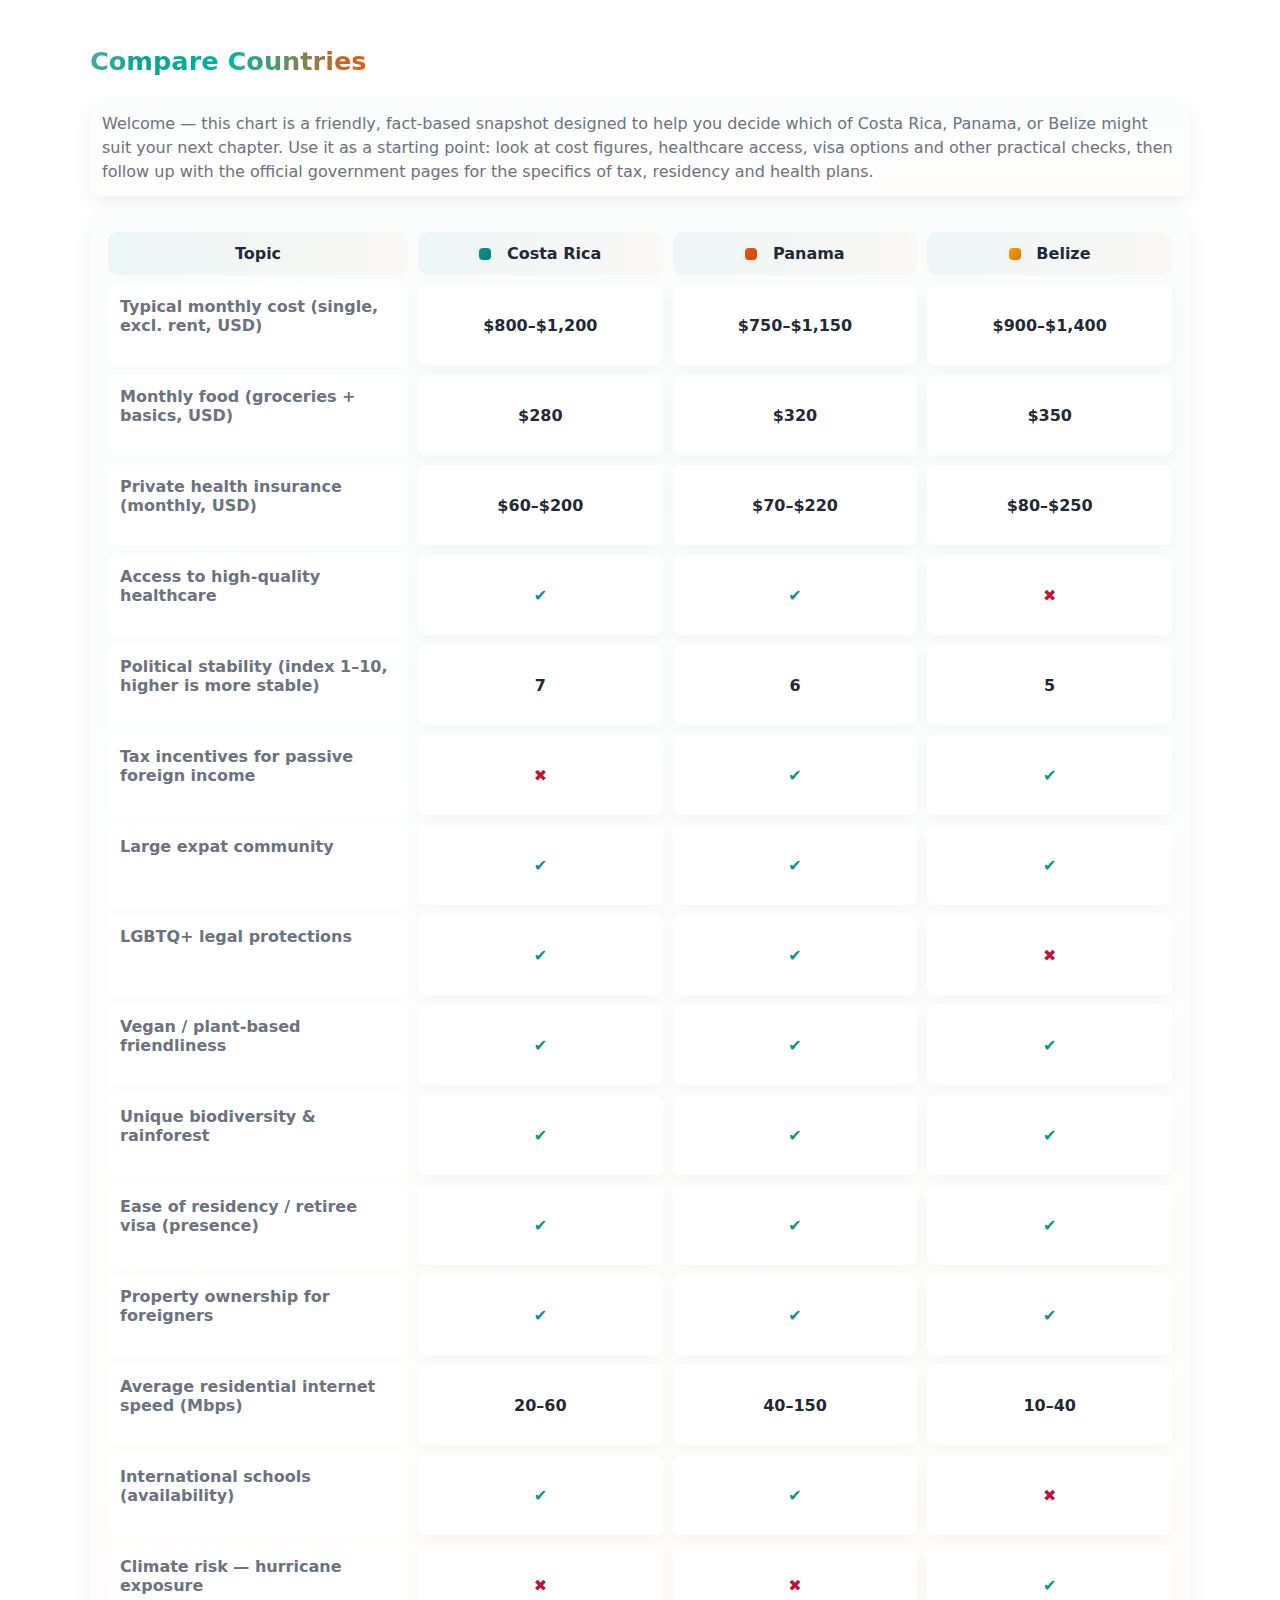
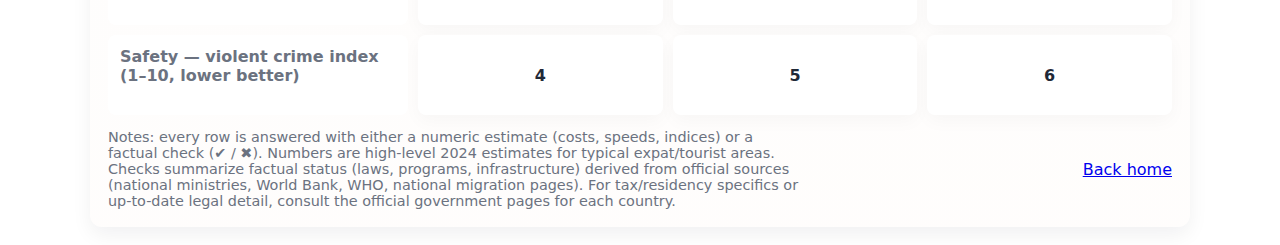
<file: compare.html>
<!doctype html>
<html lang="en">
<head>
  <meta charset="utf-8" />
  <meta name="viewport" content="width=device-width,initial-scale=1" />
  <title>Compare Countries — Costa Rica, Panama, Belize</title>
  <style>
    :root{
      --primary-teal:#0d9488;
      --secondary-orange:#ea580c;
      --dark-text:#1f2937;
      --muted:#6b7280;
      --bg:#ffffff;
      --card-radius:12px;
      --lift-shadow: 0 12px 28px rgba(15,23,42,0.14);
      --soft-shadow: 0 8px 20px rgba(15,23,42,0.06);
      --danger-red:#be123c;
    }

    /* Page */
    html,body{height:100%;margin:0;font-family:Inter, system-ui, -apple-system, "Segoe UI", Roboto, "Helvetica Neue", Arial;color:var(--dark-text);background:var(--bg);}
    .page { max-width:1100px; margin:28px auto; padding:18px; background:var(--bg); }

    /* Header / intro (kept as you asked) */
    .shimmer-wrap{ display:flex; align-items:center; gap:12px; margin-bottom:8px; }
    .shimmer { font-size:1.6rem; font-weight:800; background: linear-gradient(90deg,var(--primary-teal),#00b7a1,var(--secondary-orange)); -webkit-background-clip:text; color:transparent; position:relative; overflow:hidden; }
    .shimmer::after{ content:''; position:absolute; left:-40%; top:0; width:60%; height:100%; background: linear-gradient(90deg, rgba(255,255,255,0), rgba(255,255,255,0.35), rgba(255,255,255,0)); transform:skewX(-20deg); animation: glide 3s linear infinite;}
    @keyframes glide { 0%{ left:-60%; } 100%{ left:120%; } }
    .intro{ color:var(--muted); font-size:1rem; margin-bottom:18px; line-height:1.5; background: linear-gradient(180deg, rgba(13,148,136,0.02), rgba(234,88,12,0.01)); padding:12px; border-radius:10px; box-shadow:var(--soft-shadow); }

    /* Table-like grid: left column = labels, then 3 country columns */
    .compare-wrap{
      margin-top:12px;
      padding:18px;
      background:linear-gradient(180deg, rgba(13,148,136,0.02), rgba(234,88,12,0.01));
      border-radius:12px;
      box-shadow:var(--soft-shadow);
    }

    .table{
      display:grid;
      grid-template-columns: 300px repeat(3, 1fr);
      gap:10px;
      align-items:stretch;
      width:100%;
    }

    .head {
      padding:12px;
      font-weight:800;
      border-radius:10px;
      background:linear-gradient(90deg, rgba(13,148,136,0.06), rgba(234,88,12,0.03));
      display:flex;
      align-items:center;
      gap:10px;
      justify-content:center;
    }

    .label{
      padding:12px;
      background:var(--bg);
      border-radius:8px;
      font-weight:700;
      color:var(--muted);
    }

    .cell{
      padding:12px;
      background:#fff;
      border-radius:8px;
      display:flex;
      align-items:center;
      justify-content:center;
      gap:8px;
      font-weight:700;
      color:var(--dark-text);
      min-height:56px;
      box-shadow: 0 6px 18px rgba(15,23,42,0.03);
    }

    .num{ color:var(--dark-text); font-weight:800; font-variant-numeric:tabular-nums; }
    .note{ display:block; font-size:0.85rem; font-weight:600; color:var(--muted); font-weight:600; margin-top:4px; font-weight:600; }

    .yes{ color:var(--primary-teal); font-weight:900; }
    .no{ color:var(--danger-red); font-weight:900; }

    /* Country accents on header */
    .cr-head{ display:flex; gap:10px; align-items:center; justify-content:center; }
    .pa-head{ display:flex; gap:10px; align-items:center; justify-content:center; }
    .bz-head{ display:flex; gap:10px; align-items:center; justify-content:center; }

    .flag-dot{ width:12px;height:12px;border-radius:4px;box-shadow:0 2px 6px rgba(15,23,42,0.06); }
    .cr-dot{ background: linear-gradient(135deg,#0d9488,#0b7f72); }
    .pa-dot{ background: linear-gradient(135deg,#ea580c,#c94c08); }
    .bz-dot{ background: linear-gradient(135deg,#f59e0b,#d97706); }

    /* mobile */
    @media (max-width:980px){
      .table{ grid-template-columns: 1fr 1fr; }
      .head:nth-child(n+3), .cell:nth-child(n+3){ display:block; width:100%; }
      .label{ display:block; }
    }
  </style>
</head>
<body>
  <div class="page">
    <div style="display:flex;gap:14px;align-items:center;">
      <div class="shimmer-wrap"><div class="shimmer">Compare Countries</div></div>
      <!-- top CTA removed as requested -->
    </div>

    <p class="intro">
      Welcome — this chart is a friendly, fact-based snapshot designed to help you decide which of Costa Rica, Panama, or Belize might suit your next chapter.
      Use it as a starting point: look at cost figures, healthcare access, visa options and other practical checks, then follow up with the
      official government pages for the specifics of tax, residency and health plans.
    </p>

    <div class="compare-wrap" role="region" aria-label="Country comparison table">
      <div class="table" role="table" aria-label="Costa Rica, Panama, Belize comparison">

        <!-- Header row -->
        <div class="head" role="columnheader">Topic</div>
        <div class="head cr-head" role="columnheader"><span class="flag-dot cr-dot" aria-hidden="true"></span>&nbsp;Costa Rica</div>
        <div class="head pa-head" role="columnheader"><span class="flag-dot pa-dot" aria-hidden="true"></span>&nbsp;Panama</div>
        <div class="head bz-head" role="columnheader"><span class="flag-dot bz-dot" aria-hidden="true"></span>&nbsp;Belize</div>

        <!-- Row: Typical monthly cost (single, excl. rent) -->
        <div class="label" role="rowheader">Typical monthly cost (single, excl. rent, USD)</div>
        <div class="cell" role="cell"><span class="num">$800–$1,200</span></div>
        <div class="cell" role="cell"><span class="num">$750–$1,150</span></div>
        <div class="cell" role="cell"><span class="num">$900–$1,400</span></div>

        <!-- Row: Monthly food -->
        <div class="label">Monthly food (groceries + basics, USD)</div>
        <div class="cell"><span class="num">$280</span></div>
        <div class="cell"><span class="num">$320</span></div>
        <div class="cell"><span class="num">$350</span></div>

        <!-- Row: Private health insurance (monthly) -->
        <div class="label">Private health insurance (monthly, USD)</div>
        <div class="cell"><span class="num">$60–$200</span></div>
        <div class="cell"><span class="num">$70–$220</span></div>
        <div class="cell"><span class="num">$80–$250</span></div>

        <!-- Row: Access to high-quality healthcare -->
        <div class="label">Access to high-quality healthcare</div>
        <div class="cell"><span class="yes">✔︎</span></div>
        <div class="cell"><span class="yes">✔︎</span></div>
        <div class="cell"><span class="no">✖︎</span></div>

        <!-- Row: Political stability (index 1–10; higher = more stable) -->
        <div class="label">Political stability (index 1–10, higher is more stable)</div>
        <div class="cell"><span class="num">7</span></div>
        <div class="cell"><span class="num">6</span></div>
        <div class="cell"><span class="num">5</span></div>

        <!-- Row: Tax incentives for passive foreign income -->
        <div class="label">Tax incentives for passive foreign income</div>
        <div class="cell"><span class="no">✖︎</span></div>
        <div class="cell"><span class="yes">✔︎</span></div>
        <div class="cell"><span class="yes">✔︎</span></div>

        <!-- Row: Large expat community -->
        <div class="label">Large expat community</div>
        <div class="cell"><span class="yes">✔︎</span></div>
        <div class="cell"><span class="yes">✔︎</span></div>
        <div class="cell"><span class="yes">✔︎</span></div>

        <!-- Row: LGBTQ+ legal protections -->
        <div class="label">LGBTQ+ legal protections</div>
        <div class="label" style="display:none"></div><!-- spacer for mobile layout -->
        <div class="cell"><span class="yes">✔︎</span></div>
        <div class="cell"><span class="yes">✔︎</span></div>
        <div class="cell"><span class="no">✖︎</span></div>

        <!-- Row: Vegan / plant-based friendliness -->
        <div class="label">Vegan / plant-based friendliness</div>
        <div class="cell"><span class="yes">✔︎</span></div>
        <div class="cell"><span class="yes">✔︎</span></div>
        <div class="cell"><span class="yes">✔︎</span></div>

        <!-- Row: Unique biodiversity & rainforest -->
        <div class="label">Unique biodiversity & rainforest</div>
        <div class="cell"><span class="yes">✔︎</span></div>
        <div class="cell"><span class="yes">✔︎</span></div>
        <div class="cell"><span class="yes">✔︎</span></div>

        <!-- Row: Ease of residency / retiree visa -->
        <div class="label">Ease of residency / retiree visa (presence)</div>
        <div class="cell"><span class="yes">✔︎</span></div>
        <div class="cell"><span class="yes">✔︎</span></div>
        <div class="cell"><span class="yes">✔︎</span></div>

        <!-- Row: Property ownership for foreigners -->
        <div class="label">Property ownership for foreigners</div>
        <div class="cell"><span class="yes">✔︎</span></div>
        <div class="cell"><span class="yes">✔︎</span></div>
        <div class="cell"><span class="yes">✔︎</span></div>

        <!-- Row: Internet speed (download Mbps typical) -->
        <div class="label">Average residential internet speed (Mbps)</div>
        <div class="cell"><span class="num">20–60</span></div>
        <div class="cell"><span class="num">40–150</span></div>
        <div class="cell"><span class="num">10–40</span></div>

        <!-- Row: International schools (availability) -->
        <div class="label">International schools (availability)</div>
        <div class="cell"><span class="yes">✔︎</span></div>
        <div class="cell"><span class="yes">✔︎</span></div>
        <div class="cell"><span class="no">✖︎</span></div>

        <!-- Row: Climate risk — hurricane zone (yes = in Atlantic hurricane zone) -->
        <div class="label">Climate risk — hurricane exposure</div>
        <div class="cell"><span class="no">✖︎</span></div>
        <div class="cell"><span class="no">✖︎</span></div>
        <div class="cell"><span class="yes">✔︎</span></div>

        <!-- Row: Safety — violent crime index (1–10, lower = safer) -->
        <div class="label">Safety — violent crime index (1–10, lower better)</div>
        <div class="cell"><span class="num">4</span></div>
        <div class="cell"><span class="num">5</span></div>
        <div class="cell"><span class="num">6</span></div>

      </div> <!-- end .table -->

      <div style="margin-top:14px;display:flex;justify-content:space-between;gap:12px;align-items:center;flex-wrap:wrap">
        <div style="color:var(--muted);font-size:0.9rem;max-width:76ch;">
          Notes: every row is answered with either a numeric estimate (costs, speeds, indices) or a factual check (✔︎ / ✖︎). Numbers are high-level 2024 estimates for typical expat/tourist areas. Checks summarize factual status (laws, programs, infrastructure) derived from official sources (national ministries, World Bank, WHO, national migration pages). For tax/residency specifics or up-to-date legal detail, consult the official government pages for each country.
        </div>
        <div style="display:flex;gap:8px;align-items:center">
          <a class="cta" href="index.html">Back home</a>
        </div>
      </div>
    </div> <!-- end .compare-wrap -->
  </div>
</body>
</html>
</file>
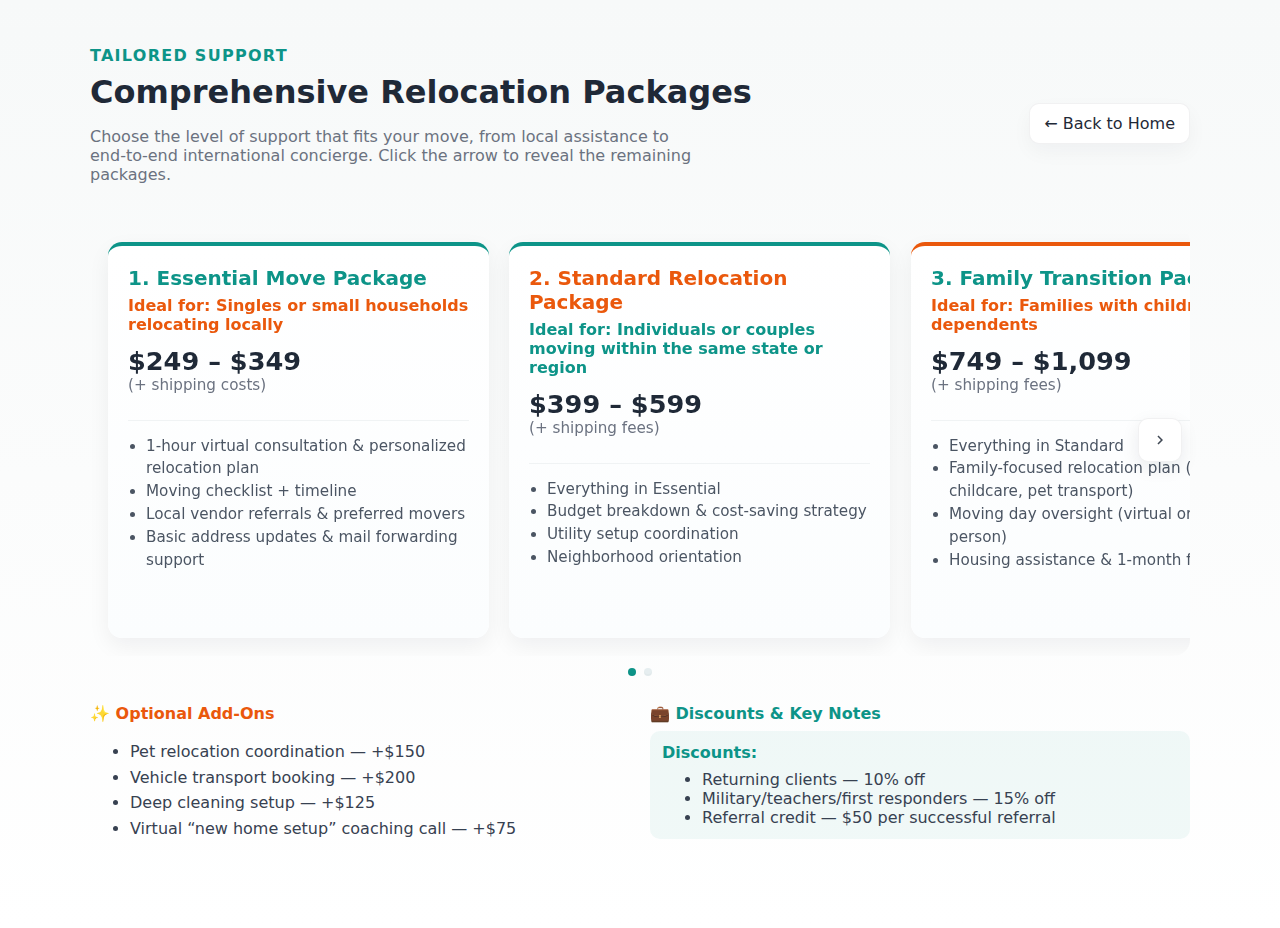
<file: packages.html>
<!doctype html>
<html lang="en">
<head>
  <meta charset="utf-8" />
  <meta name="viewport" content="width=device-width,initial-scale=1" />
  <title>Packages — Autumn Point Relocation</title>
  <style>
    :root{
      --primary-teal:#0d9488;
      --secondary-orange:#ea580c;
      --dark-text:#1f2937;
      --muted:#6b7280;
      --bg:#ffffff;
      --card-radius:14px;
      --lift-shadow: 0 18px 48px rgba(15,23,42,0.14);
      --soft-shadow: 0 8px 22px rgba(15,23,42,0.06);
    }
    html,body{height:100%;margin:0;font-family:Inter,system-ui,-apple-system,"Segoe UI",Roboto,"Helvetica Neue",Arial;background:linear-gradient(180deg,#f7f9f9,#ffffff);color:var(--dark-text);}
    .page{max-width:1100px;margin:28px auto;padding:18px;}
    .kicker{color:var(--primary-teal);font-weight:700;letter-spacing:0.08em;text-transform:uppercase}
    h1{font-size:2rem;margin:8px 0 6px}
    p.lead{color:var(--muted);max-width:60ch}

    /* slider layout */
    .slider-wrap{position:relative;margin-top:24px}
    .viewport{overflow:hidden;border-radius:16px}
    .track{display:flex;gap:20px;padding:18px;scroll-behavior:smooth;transition:transform .28s ease}
    .card{
      flex:0 0 calc((100% - 40px) / 3); /* 3 across with gaps */
      background:linear-gradient(180deg,#ffffff,#fbfdfe);
      border-radius:var(--card-radius);
      padding:20px;
      box-shadow:var(--soft-shadow);
      border-top:4px solid var(--primary-teal);
      transition: transform .22s cubic-bezier(.2,.9,.3,1), box-shadow .22s;
      will-change:transform;
    }
    /* lift-off on hover */
    .card:hover{
      transform: translateY(-14px) scale(1.01);
      box-shadow: var(--lift-shadow);
      z-index:6;
    }

    /* special accent card */
    .card.feature{border-top-color:var(--secondary-orange)}

    /* responsive sizing */
    @media (max-width:1000px){
      .card{ flex:0 0 calc((100% - 20px) / 2); } /* 2 across */
    }
    @media (max-width:640px){
      .card{ flex:0 0 92%; } /* single card width on mobile */
    }

    /* arrows */
    .arrow{
      position:absolute;top:50%;transform:translateY(-50%);
      width:44px;height:44px;border-radius:10px;background:white;border:1px solid rgba(15,23,42,0.06);
      display:flex;align-items:center;justify-content:center;cursor:pointer;
      box-shadow:0 6px 18px rgba(15,23,42,0.08);transition:transform .18s,box-shadow .18s;
    }
    .arrow:hover{ transform:translateY(-50%) translateX(-4px) scale(1.03); box-shadow:var(--lift-shadow); }
    .arrow.right:hover{ transform:translateY(-50%) translateX(4px) scale(1.03); }
    .arrow.left{left:8px}
    .arrow.right{right:8px}

    .arrow svg{width:18px;height:18px;fill:var(--dark-text);opacity:0.85}

    /* pager indicator (small) */
    .pager{display:flex;gap:8px;align-items:center;justify-content:center;margin-top:12px}
    .dot{width:8px;height:8px;border-radius:99px;background:#e6eef0;box-shadow:inset 0 -2px 0 rgba(0,0,0,0.02)}
    .dot.active{background:var(--primary-teal)}

    /* back button */
    .back{display:inline-block;padding:10px 14px;border-radius:10px;background:#fff;border:1px solid rgba(15,23,42,0.06);text-decoration:none;color:var(--dark-text);box-shadow:0 8px 20px rgba(15,23,42,0.04);transition:transform .18s}
    .back:hover{transform:translateY(-6px);box-shadow:var(--lift-shadow)}
  </style>
</head>
<body>
  <div class="page" aria-labelledby="packages-title">
    <div style="display:flex;align-items:center;gap:12px">
      <div>
        <div class="kicker">Tailored Support</div>
        <h1 id="packages-title">Comprehensive Relocation Packages</h1>
        <p class="lead">Choose the level of support that fits your move, from local assistance to end‑to‑end international concierge. Click the arrow to reveal the remaining packages.</p>
      </div>
      <div style="margin-left:auto">
        <a class="back" href="index.html">← Back to Home</a>
      </div>
    </div>

    <!-- Slider: shows 3 cards by default, arrow reveals last two when clicked -->
    <div class="slider-wrap" aria-roledescription="carousel" aria-label="All packages carousel">
      <button class="arrow left" aria-hidden="true" title="Previous" id="prevBtn" style="display:none">
        <svg viewBox="0 0 24 24" aria-hidden="true"><path d="M15.41 7.41 14 6l-6 6 6 6 1.41-1.41L10.83 12z"/></svg>
      </button>

      <div class="viewport" id="viewport">
        <div class="track" id="track" role="list">
          <!-- Card 1 -->
          <article class="card" role="listitem" aria-label="Essential Move Package">
            <h3 style="color:var(--primary-teal);font-size:1.25rem;margin:0 0 6px">1. Essential Move Package</h3>
            <p style="margin:4px 0;color:var(--secondary-orange);font-weight:600">Ideal for: Singles or small households relocating locally</p>
            <p style="font-size:1.6rem;font-weight:800;margin-top:12px">$249 – $349 <span style="display:block;font-size:0.95rem;color:var(--muted);font-weight:500">(+ shipping costs)</span></p>
            <hr style="margin:14px 0;border:none;border-top:1px solid #f0f3f4"/>
            <ul style="margin:0;padding-left:18px;color:#4b5563;line-height:1.5;font-size:0.95rem">
              <li>1-hour virtual consultation & personalized relocation plan</li>
              <li>Moving checklist + timeline</li>
              <li>Local vendor referrals & preferred movers</li>
              <li>Basic address updates & mail forwarding support</li>
            </ul>
          </article>

          <!-- Card 2 -->
          <article class="card" role="listitem" aria-label="Standard Relocation Package">
            <h3 style="color:var(--secondary-orange);font-size:1.25rem;margin:0 0 6px">2. Standard Relocation Package</h3>
            <p style="margin:4px 0;color:var(--primary-teal);font-weight:600">Ideal for: Individuals or couples moving within the same state or region</p>
            <p style="font-size:1.6rem;font-weight:800;margin-top:12px">$399 – $599 <span style="display:block;font-size:0.95rem;color:var(--muted);font-weight:500">(+ shipping fees)</span></p>
            <hr style="margin:14px 0;border:none;border-top:1px solid #f0f3f4"/>
            <ul style="margin:0;padding-left:18px;color:#4b5563;line-height:1.5;font-size:0.95rem">
              <li>Everything in Essential</li>
              <li>Budget breakdown & cost-saving strategy</li>
              <li>Utility setup coordination</li>
              <li>Neighborhood orientation</li>
            </ul>
          </article>

          <!-- Card 3 (featured) -->
          <article class="card feature" role="listitem" aria-label="Family Transition Package">
            <h3 style="color:var(--primary-teal);font-size:1.25rem;margin:0 0 6px">3. Family Transition Package</h3>
            <p style="margin:4px 0;color:var(--secondary-orange);font-weight:600">Ideal for: Families with children or dependents</p>
            <p style="font-size:1.6rem;font-weight:800;margin-top:12px">$749 – $1,099 <span style="display:block;font-size:0.95rem;color:var(--muted);font-weight:500">(+ shipping fees)</span></p>
            <hr style="margin:14px 0;border:none;border-top:1px solid #f0f3f4"/>
            <ul style="margin:0;padding-left:18px;color:#4b5563;line-height:1.5;font-size:0.95rem">
              <li>Everything in Standard</li>
              <li>Family-focused relocation plan (schools, childcare, pet transport)</li>
              <li>Moving day oversight (virtual or in-person)</li>
              <li>Housing assistance & 1-month follow-up</li>
            </ul>
          </article>

          <!-- Card 4 (hidden until scroll) -->
          <article class="card" role="listitem" aria-label="Premium Relocation Concierge">
            <h3 style="color:var(--secondary-orange);font-size:1.25rem;margin:0 0 6px">4. Premium Relocation Concierge</h3>
            <p style="margin:4px 0;color:var(--primary-teal);font-weight:600">Ideal for: Long-distance & international relocations</p>
            <p style="font-size:1.6rem;font-weight:800;margin-top:12px">$1,499 – $2,499 <span style="display:block;font-size:0.95rem;color:var(--muted);font-weight:500">(+ shipping fees)</span></p>
            <hr style="margin:14px 0;border:none;border-top:1px solid #f0f3f4"/>
            <ul style="margin:0;padding-left:18px;color:#4b5563;line-height:1.5;font-size:0.95rem">
              <li>End-to-end move coordination</li>
              <li>Virtual property search & local agent connection</li>
              <li>Settling-in support & 24/7 specialist access</li>
              <li>International mover coordination & customs handling</li>
            </ul>
          </article>

          <!-- Card 5 (hidden until scroll) -->
          <article class="card" role="listitem" aria-label="Elite Relocation Experience">
            <h3 style="color:var(--primary-teal);font-size:1.25rem;margin:0 0 6px">5. Elite Relocation Experience</h3>
            <p style="margin:4px 0;color:var(--secondary-orange);font-weight:600">Ideal for: Full-service, stress-free relocation</p>
            <p style="font-size:1.6rem;font-weight:800;margin-top:12px">$3,000 – $5,000+ <span style="display:block;font-size:0.95rem;color:var(--muted);font-weight:500">(+ shipping fees)</span></p>
            <hr style="margin:14px 0;border:none;border-top:1px solid #f0f3f4"/>
            <ul style="margin:0;padding-left:18px;color:#4b5563;line-height:1.5;font-size:0.95rem">
              <li>Full packing/unpacking & home setup</li>
              <li>School & community integration & quarterly check-ins</li>
              <li>Dedicated relocation manager & priority scheduling</li>
            </ul>
          </article>
        </div>
      </div>

      <button class="arrow right" aria-label="Next" id="nextBtn" title="Next">
        <svg viewBox="0 0 24 24" aria-hidden="true"><path d="M8.59 16.59 13.17 12 8.59 7.41 10 6l6 6-6 6z"/></svg>
      </button>
    </div>

    <!-- pager -->
    <div class="pager" role="tablist" aria-label="Packages pages" id="pager">
      <div class="dot active" data-index="0" role="tab" aria-selected="true" tabindex="0"></div>
      <div class="dot" data-index="1" role="tab" aria-selected="false" tabindex="0"></div>
    </div>

    <!-- Notes & add-ons -->
    <div style="margin-top:28px;display:grid;grid-template-columns:1fr 1fr;gap:20px">
      <div>
        <h4 style="color:var(--secondary-orange);margin:0 0 8px">✨ Optional Add-Ons</h4>
        <ul style="color:#374151;line-height:1.6">
          <li>Pet relocation coordination — +$150</li>
          <li>Vehicle transport booking — +$200</li>
          <li>Deep cleaning setup — +$125</li>
          <li>Virtual “new home setup” coaching call — +$75</li>
        </ul>
      </div>
      <div>
        <h4 style="color:var(--primary-teal);margin:0 0 8px">💼 Discounts & Key Notes</h4>
        <div style="background:rgba(13,148,136,0.06);padding:12px;border-radius:10px">
          <strong style="color:var(--primary-teal)">Discounts:</strong>
          <ul style="margin:8px 0 0;color:#374151">
            <li>Returning clients — 10% off</li>
            <li>Military/teachers/first responders — 15% off</li>
            <li>Referral credit — $50 per successful referral</li>
          </ul>
        </div>
      </div>
    </div>
  </div>

  <script>
    (function(){
      const viewport = document.getElementById('viewport');
      const track = document.getElementById('track');
      const prev = document.getElementById('prevBtn');
      const next = document.getElementById('nextBtn');
      const dots = Array.from(document.querySelectorAll('.dot'));

      // compute slide positions: page 0 shows left-most (cards 1-3), page 1 shows cards 3-5 (or scroll end)
      function updateArrows(){
        prev.style.display = viewport.scrollLeft > 10 ? 'flex' : 'none';
        // if near end hide next
        const atEnd = Math.abs(track.scrollWidth - viewport.clientWidth - viewport.scrollLeft) < 10;
        next.style.display = atEnd ? 'none' : 'flex';
      }

      function goToPage(index){
        // when index = 0 -> scroll to 0; when 1 -> scroll to approx track.scrollWidth - viewport.clientWidth
        if(index === 0){
          viewport.scrollTo({left:0, behavior:'smooth'});
        } else {
          const target = track.scrollWidth - viewport.clientWidth;
          viewport.scrollTo({left: target, behavior:'smooth'});
        }
        dots.forEach((d,i)=>{ d.classList.toggle('active', i===index); d.setAttribute('aria-selected', i===index); });
      }

      next.addEventListener('click', ()=> goToPage(1));
      prev.addEventListener('click', ()=> goToPage(0));

      // pager click
      dots.forEach(d=>{
        d.addEventListener('click', ()=> goToPage(Number(d.dataset.index)));
        d.addEventListener('keydown', (e)=>{ if(e.key === 'Enter' || e.key === ' ') goToPage(Number(d.dataset.index)); });
      });

      // update on scroll
      viewport.addEventListener('scroll', ()=>{
        updateArrows();
        // set active dot based on scroll position
        const midpoint = viewport.scrollLeft + viewport.clientWidth/2;
        const page = midpoint < viewport.clientWidth ? 0 : 1;
        dots.forEach((d,i)=> d.classList.toggle('active', i===page));
      });

      // initial state
      updateArrows();
      // accessibility: allow arrow keys to navigate when focus inside viewport
      viewport.addEventListener('keydown', (e)=>{
        if(e.key === 'ArrowRight') goToPage(1);
        if(e.key === 'ArrowLeft') goToPage(0);
      });
    })();
  </script>
</body>
</html>
</file>
